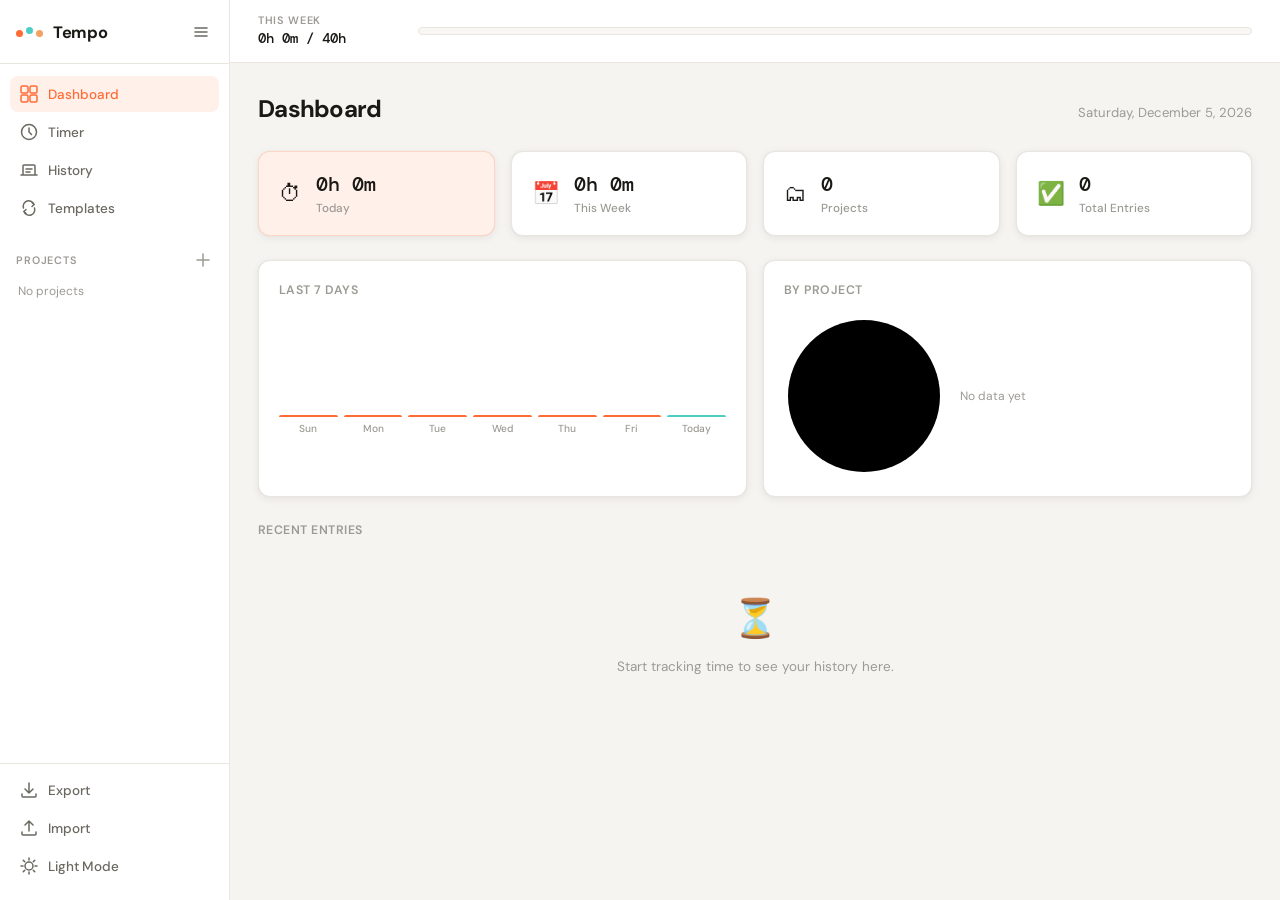
<file: index.html>
<!DOCTYPE html>
<html lang="en">
<head>
  <meta charset="UTF-8" />
  <meta name="viewport" content="width=device-width, initial-scale=1.0" />
  <title>Tempo — Time Tracker</title>
  <link rel="stylesheet" href="style.css" />
  <link rel="preconnect" href="https://fonts.googleapis.com" />
  <link rel="preconnect" href="https://fonts.gstatic.com" crossorigin />
  <link href="https://fonts.googleapis.com/css2?family=DM+Sans:ital,opsz,wght@0,9..40,300;0,9..40,400;0,9..40,500;0,9..40,600;0,9..40,700;1,9..40,300&family=DM+Mono:wght@400;500&display=swap" rel="stylesheet" />
</head>
<body data-theme="light">

  <!-- Sidebar -->
  <aside class="sidebar" id="sidebar">
    <div class="sidebar-header">
      <div class="logo">
        <div class="logo-mark">
          <span class="logo-dot"></span>
          <span class="logo-dot"></span>
          <span class="logo-dot"></span>
        </div>
        <span class="logo-name">Tempo</span>
      </div>
      <button class="sidebar-toggle" id="sidebarToggle" title="Toggle sidebar">
        <svg width="16" height="16" viewBox="0 0 16 16" fill="none"><path d="M2 4h12M2 8h12M2 12h12" stroke="currentColor" stroke-width="1.5" stroke-linecap="round"/></svg>
      </button>
    </div>

    <nav class="sidebar-nav">
      <button class="nav-item active" data-view="dashboard">
        <svg width="18" height="18" viewBox="0 0 18 18" fill="none"><rect x="1" y="1" width="7" height="7" rx="1.5" stroke="currentColor" stroke-width="1.5"/><rect x="10" y="1" width="7" height="7" rx="1.5" stroke="currentColor" stroke-width="1.5"/><rect x="1" y="10" width="7" height="7" rx="1.5" stroke="currentColor" stroke-width="1.5"/><rect x="10" y="10" width="7" height="7" rx="1.5" stroke="currentColor" stroke-width="1.5"/></svg>
        <span>Dashboard</span>
      </button>
      <button class="nav-item" data-view="tracker">
        <svg width="18" height="18" viewBox="0 0 18 18" fill="none"><circle cx="9" cy="9" r="7.5" stroke="currentColor" stroke-width="1.5"/><path d="M9 5v4l2.5 2.5" stroke="currentColor" stroke-width="1.5" stroke-linecap="round"/></svg>
        <span>Timer</span>
      </button>
      <button class="nav-item" data-view="history">
        <svg width="18" height="18" viewBox="0 0 18 18" fill="none"><path d="M3 14V5a1 1 0 011-1h10a1 1 0 011 1v9" stroke="currentColor" stroke-width="1.5"/><path d="M1 14h16" stroke="currentColor" stroke-width="1.5" stroke-linecap="round"/><path d="M6 8h6M6 11h4" stroke="currentColor" stroke-width="1.5" stroke-linecap="round"/></svg>
        <span>History</span>
      </button>
      <button class="nav-item" data-view="recurring">
        <svg width="18" height="18" viewBox="0 0 18 18" fill="none"><path d="M3.5 9A5.5 5.5 0 0114 5.5" stroke="currentColor" stroke-width="1.5" stroke-linecap="round"/><path d="M14.5 9A5.5 5.5 0 014 12.5" stroke="currentColor" stroke-width="1.5" stroke-linecap="round"/><path d="M12 3.5l2 2-2 2" stroke="currentColor" stroke-width="1.5" stroke-linecap="round" stroke-linejoin="round"/><path d="M6 10.5l-2 2 2 2" stroke="currentColor" stroke-width="1.5" stroke-linecap="round" stroke-linejoin="round"/></svg>
        <span>Templates</span>
      </button>
    </nav>

    <div class="sidebar-projects">
      <div class="sidebar-section-title">
        <span>Projects</span>
        <button class="btn-icon" id="addProjectBtn" title="Add project">
          <svg width="14" height="14" viewBox="0 0 14 14" fill="none"><path d="M7 1v12M1 7h12" stroke="currentColor" stroke-width="1.5" stroke-linecap="round"/></svg>
        </button>
      </div>
      <ul class="project-list" id="projectList"></ul>
    </div>

    <div class="sidebar-footer">
      <button class="nav-item" id="exportBtn">
        <svg width="18" height="18" viewBox="0 0 18 18" fill="none"><path d="M9 2v10M5 8l4 4 4-4" stroke="currentColor" stroke-width="1.5" stroke-linecap="round" stroke-linejoin="round"/><path d="M2 13v2a1 1 0 001 1h12a1 1 0 001-1v-2" stroke="currentColor" stroke-width="1.5" stroke-linecap="round"/></svg>
        <span>Export</span>
      </button>
      <button class="nav-item" id="importBtn">
        <svg width="18" height="18" viewBox="0 0 18 18" fill="none"><path d="M9 12V2M5 6l4-4 4 4" stroke="currentColor" stroke-width="1.5" stroke-linecap="round" stroke-linejoin="round"/><path d="M2 13v2a1 1 0 001 1h12a1 1 0 001-1v-2" stroke="currentColor" stroke-width="1.5" stroke-linecap="round"/></svg>
        <span>Import</span>
      </button>
      <button class="nav-item" id="themeToggle">
        <svg width="18" height="18" viewBox="0 0 18 18" fill="none" id="themeIcon"><circle cx="9" cy="9" r="4" stroke="currentColor" stroke-width="1.5"/><path d="M9 1v2M9 15v2M1 9h2M15 9h2M3.22 3.22l1.42 1.42M13.36 13.36l1.42 1.42M3.22 14.78l1.42-1.42M13.36 4.64l1.42-1.42" stroke="currentColor" stroke-width="1.5" stroke-linecap="round"/></svg>
        <span>Light Mode</span>
      </button>
    </div>
  </aside>

  <!-- Main Content -->
  <main class="main-content" id="mainContent">

    <!-- Weekly Progress Bar (always visible) -->
    <div class="weekly-banner" id="weeklyBanner">
      <div class="weekly-info">
        <span class="weekly-label">This Week</span>
        <span class="weekly-hours" id="weeklyHoursDisplay">0h 0m / 40h</span>
      </div>
      <div class="weekly-bar-wrap">
        <div class="weekly-bar" id="weeklyBar">
          <div class="weekly-bar-fill" id="weeklyBarFill"></div>
        </div>
        <span class="weekly-overtime" id="weeklyOvertime" style="display:none"></span>
      </div>
    </div>

    <!-- DASHBOARD VIEW -->
    <section class="view active" id="view-dashboard">
      <div class="view-header">
        <h1>Dashboard</h1>
        <p class="view-subtitle" id="dashboardDate"></p>
      </div>

      <div class="stat-grid">
        <div class="stat-card accent">
          <div class="stat-icon">⏱</div>
          <div class="stat-body">
            <div class="stat-value" id="statToday">0h 0m</div>
            <div class="stat-label">Today</div>
          </div>
        </div>
        <div class="stat-card">
          <div class="stat-icon">📅</div>
          <div class="stat-body">
            <div class="stat-value" id="statWeek">0h 0m</div>
            <div class="stat-label">This Week</div>
          </div>
        </div>
        <div class="stat-card">
          <div class="stat-icon">🗂</div>
          <div class="stat-body">
            <div class="stat-value" id="statProjects">0</div>
            <div class="stat-label">Projects</div>
          </div>
        </div>
        <div class="stat-card">
          <div class="stat-icon">✅</div>
          <div class="stat-body">
            <div class="stat-value" id="statEntries">0</div>
            <div class="stat-label">Total Entries</div>
          </div>
        </div>
      </div>

      <div class="dashboard-charts">
        <div class="chart-card">
          <h3 class="chart-title">Last 7 Days</h3>
          <div class="bar-chart" id="weekBarChart"></div>
        </div>
        <div class="chart-card">
          <h3 class="chart-title">By Project</h3>
          <div class="pie-chart-wrap">
            <canvas id="projectPieChart" width="160" height="160"></canvas>
            <div class="pie-legend" id="pieLegend"></div>
          </div>
        </div>
      </div>

      <div class="recent-entries">
        <h3 class="section-title">Recent Entries</h3>
        <div id="recentEntriesList"></div>
      </div>
    </section>

    <!-- TIMER VIEW -->
    <section class="view" id="view-tracker">
      <div class="view-header">
        <h1>Timer</h1>
      </div>

      <div class="timer-card">
        <div class="timer-inputs">
          <input type="text" id="timerTask" class="timer-input task-input" placeholder="What are you working on?" autocomplete="off" />
          <select id="timerProject" class="timer-input project-select">
            <option value="">No Project</option>
          </select>
          <input type="text" id="timerDescription" class="timer-input desc-input" placeholder="Description (optional)" autocomplete="off" />
        </div>
        <div class="timer-display-row">
          <div class="timer-display" id="timerDisplay">00:00:00</div>
          <button class="btn-start" id="timerToggle">
            <svg width="20" height="20" viewBox="0 0 20 20" fill="none" id="timerIcon"><polygon points="6,4 16,10 6,16" fill="currentColor"/></svg>
          </button>
        </div>
      </div>

      <!-- Manual Entry -->
      <div class="manual-entry-card">
        <h3 class="section-title">Manual Entry</h3>
        <div class="manual-form">
          <input type="text" id="manualTask" class="form-input" placeholder="Task name *" />
          <select id="manualProject" class="form-input">
            <option value="">No Project</option>
          </select>
          <input type="text" id="manualDescription" class="form-input" placeholder="Description (optional)" />
          <div class="manual-time-row">
            <div class="form-group">
              <label>Start</label>
              <input type="datetime-local" id="manualStart" class="form-input" />
            </div>
            <div class="form-group">
              <label>End</label>
              <input type="datetime-local" id="manualEnd" class="form-input" />
            </div>
            <div class="form-group">
              <label>Duration (hh:mm)</label>
              <input type="text" id="manualDuration" class="form-input" placeholder="e.g. 1:30" />
            </div>
          </div>
          <button class="btn btn-primary" id="addManualEntry">Add Entry</button>
        </div>
      </div>

      <!-- Today's entries -->
      <div class="today-entries">
        <h3 class="section-title">Today's Entries</h3>
        <div id="todayEntriesList"></div>
      </div>
    </section>

    <!-- HISTORY VIEW -->
    <section class="view" id="view-history">
      <div class="view-header">
        <h1>History</h1>
      </div>

      <div class="filter-bar">
        <input type="date" id="filterStart" class="form-input filter-input" placeholder="From" title="From date" />
        <input type="date" id="filterEnd" class="form-input filter-input" placeholder="To" title="To date" />
        <select id="filterProject" class="form-input filter-input">
          <option value="">All Projects</option>
        </select>
        <input type="text" id="filterTask" class="form-input filter-input" placeholder="Search task…" />
        <button class="btn btn-secondary" id="clearFilters">Clear</button>
      </div>

      <div id="historyList"></div>
    </section>

    <!-- RECURRING / TEMPLATES VIEW -->
    <section class="view" id="view-recurring">
      <div class="view-header">
        <h1>Task Templates</h1>
        <button class="btn btn-primary" id="addTemplateBtn">+ New Template</button>
      </div>

      <div id="templateList"></div>
    </section>

  </main>

  <!-- Modals -->
  <div class="modal-overlay" id="modalOverlay">
    <div class="modal" id="modal">
      <div class="modal-header">
        <h3 id="modalTitle">Modal</h3>
        <button class="btn-icon modal-close" id="modalClose">
          <svg width="16" height="16" viewBox="0 0 16 16" fill="none"><path d="M2 2l12 12M14 2L2 14" stroke="currentColor" stroke-width="1.5" stroke-linecap="round"/></svg>
        </button>
      </div>
      <div class="modal-body" id="modalBody"></div>
      <div class="modal-footer" id="modalFooter"></div>
    </div>
  </div>

  <input type="file" id="importFileInput" accept=".json" style="display:none" />

  <script src="app.js"></script>
</body>
</html>
</file>
<file: style.css>
/* =========================================
   TEMPO — Time Tracker
   Light, cheerful, refined aesthetic
   ========================================= */

/* --- CSS Variables --- */
:root {
  --bg: #f5f4f0;
  --bg-2: #fffef9;
  --bg-3: #ffffff;
  --surface: #ffffff;
  --surface-2: #f8f7f3;
  --surface-hover: #f0efe9;
  --border: #e8e6df;
  --border-2: #d8d5cc;
  --text: #1a1916;
  --text-2: #6b6860;
  --text-3: #9c9a94;

  --accent: #ff6b35;
  --accent-light: #fff0ea;
  --accent-dark: #e55a26;
  --accent-2: #4ecdc4;
  --accent-2-light: #e8faf9;
  --green: #52b788;
  --green-light: #eaf7f0;
  --yellow: #f4a261;
  --yellow-light: #fef6ec;
  --red: #e63946;
  --red-light: #fdeef0;

  --sidebar-w: 230px;
  --radius: 12px;
  --radius-sm: 8px;
  --radius-lg: 18px;
  --shadow: 0 2px 8px rgba(0,0,0,0.07), 0 0 1px rgba(0,0,0,0.08);
  --shadow-lg: 0 8px 32px rgba(0,0,0,0.12), 0 2px 8px rgba(0,0,0,0.06);

  --font: 'DM Sans', sans-serif;
  --font-mono: 'DM Mono', monospace;

  --anim: 200ms cubic-bezier(0.4, 0, 0.2, 1);
}

[data-theme="dark"] {
  --bg: #141312;
  --bg-2: #1c1b19;
  --bg-3: #1c1b19;
  --surface: #222120;
  --surface-2: #2a2927;
  --surface-hover: #333230;
  --border: #2e2c2a;
  --border-2: #3d3b38;
  --text: #f0ede6;
  --text-2: #a09d98;
  --text-3: #6b6860;
  --accent-light: #2a1a10;
  --accent-2-light: #0d2523;
  --green-light: #0f2218;
  --yellow-light: #261a0a;
  --red-light: #250d10;
  --shadow: 0 2px 8px rgba(0,0,0,0.3), 0 0 1px rgba(0,0,0,0.4);
  --shadow-lg: 0 8px 32px rgba(0,0,0,0.4), 0 2px 8px rgba(0,0,0,0.3);
}

/* --- Reset & Base --- */
*, *::before, *::after { box-sizing: border-box; margin: 0; padding: 0; }

html { font-size: 15px; }

body {
  font-family: var(--font);
  background: var(--bg);
  color: var(--text);
  display: flex;
  min-height: 100vh;
  line-height: 1.5;
  transition: background var(--anim), color var(--anim);
}

/* --- Scrollbar --- */
::-webkit-scrollbar { width: 5px; height: 5px; }
::-webkit-scrollbar-track { background: transparent; }
::-webkit-scrollbar-thumb { background: var(--border-2); border-radius: 99px; }

/* =========================================
   SIDEBAR
   ========================================= */
.sidebar {
  width: var(--sidebar-w);
  background: var(--surface);
  border-right: 1px solid var(--border);
  display: flex;
  flex-direction: column;
  height: 100vh;
  position: fixed;
  left: 0;
  top: 0;
  z-index: 100;
  transition: width var(--anim), transform var(--anim);
  overflow: hidden;
}

.sidebar.collapsed { width: 62px; }
.sidebar.collapsed .logo-name,
.sidebar.collapsed .nav-item span,
.sidebar.collapsed .sidebar-section-title,
.sidebar.collapsed .project-list,
.sidebar.collapsed .sidebar-projects { opacity: 0; pointer-events: none; }

.sidebar-header {
  display: flex;
  align-items: center;
  justify-content: space-between;
  padding: 20px 16px 16px;
  border-bottom: 1px solid var(--border);
}

.logo {
  display: flex;
  align-items: center;
  gap: 10px;
}

.logo-mark {
  display: flex;
  gap: 3px;
  align-items: center;
}

.logo-dot {
  width: 7px;
  height: 7px;
  border-radius: 50%;
  background: var(--accent);
}
.logo-dot:nth-child(2) { background: var(--accent-2); transform: translateY(-3px); }
.logo-dot:nth-child(3) { background: var(--yellow); }

.logo-name {
  font-size: 1.1rem;
  font-weight: 700;
  letter-spacing: -0.02em;
  color: var(--text);
  white-space: nowrap;
  transition: opacity var(--anim);
}

.sidebar-toggle {
  background: none;
  border: none;
  cursor: pointer;
  color: var(--text-2);
  padding: 4px;
  border-radius: 6px;
  transition: background var(--anim), color var(--anim);
  flex-shrink: 0;
}
.sidebar-toggle:hover { background: var(--surface-hover); color: var(--text); }

.sidebar-nav {
  padding: 12px 10px;
  display: flex;
  flex-direction: column;
  gap: 2px;
}

.nav-item {
  display: flex;
  align-items: center;
  gap: 10px;
  padding: 9px 10px;
  border-radius: var(--radius-sm);
  background: none;
  border: none;
  cursor: pointer;
  color: var(--text-2);
  font-family: var(--font);
  font-size: 0.9rem;
  font-weight: 500;
  transition: background var(--anim), color var(--anim);
  width: 100%;
  text-align: left;
  white-space: nowrap;
}
.nav-item:hover { background: var(--surface-hover); color: var(--text); }
.nav-item.active { background: var(--accent-light); color: var(--accent); }
.nav-item svg { flex-shrink: 0; }

.sidebar-projects {
  padding: 4px 10px 8px;
  flex: 1;
  overflow-y: auto;
  transition: opacity var(--anim);
}

.sidebar-section-title {
  display: flex;
  align-items: center;
  justify-content: space-between;
  padding: 8px 6px 6px;
  font-size: 0.72rem;
  font-weight: 600;
  letter-spacing: 0.08em;
  text-transform: uppercase;
  color: var(--text-3);
  transition: opacity var(--anim);
}

.btn-icon {
  background: none;
  border: none;
  cursor: pointer;
  color: var(--text-3);
  padding: 3px;
  border-radius: 4px;
  display: flex;
  transition: background var(--anim), color var(--anim);
}
.btn-icon:hover { background: var(--surface-hover); color: var(--text-2); }

.project-list {
  list-style: none;
  display: flex;
  flex-direction: column;
  gap: 1px;
  transition: opacity var(--anim);
}

.project-item {
  display: flex;
  align-items: center;
  gap: 8px;
  padding: 6px 8px;
  border-radius: 6px;
  font-size: 0.85rem;
  cursor: pointer;
  color: var(--text-2);
  transition: background var(--anim);
  position: relative;
}
.project-item:hover { background: var(--surface-hover); color: var(--text); }

.project-dot {
  width: 8px;
  height: 8px;
  border-radius: 50%;
  flex-shrink: 0;
}

.project-item-name {
  flex: 1;
  white-space: nowrap;
  overflow: hidden;
  text-overflow: ellipsis;
}

.project-delete {
  opacity: 0;
  background: none;
  border: none;
  cursor: pointer;
  color: var(--text-3);
  padding: 2px;
  border-radius: 3px;
  font-size: 0.75rem;
  transition: opacity var(--anim), color var(--anim);
}
.project-item:hover .project-delete { opacity: 1; }
.project-delete:hover { color: var(--red); }

.sidebar-footer {
  padding: 8px 10px 16px;
  border-top: 1px solid var(--border);
  display: flex;
  flex-direction: column;
  gap: 2px;
}

/* =========================================
   MAIN CONTENT
   ========================================= */
.main-content {
  margin-left: var(--sidebar-w);
  flex: 1;
  min-width: 0;
  display: flex;
  flex-direction: column;
  transition: margin-left var(--anim);
  min-height: 100vh;
}

.sidebar.collapsed ~ .main-content { margin-left: 62px; }

/* =========================================
   WEEKLY BANNER
   ========================================= */
.weekly-banner {
  background: var(--surface);
  border-bottom: 1px solid var(--border);
  padding: 12px 28px;
  display: flex;
  align-items: center;
  gap: 20px;
  position: sticky;
  top: 0;
  z-index: 50;
}

.weekly-info {
  display: flex;
  flex-direction: column;
  min-width: 140px;
}

.weekly-label {
  font-size: 0.72rem;
  font-weight: 600;
  letter-spacing: 0.06em;
  text-transform: uppercase;
  color: var(--text-3);
}

.weekly-hours {
  font-family: var(--font-mono);
  font-size: 0.95rem;
  font-weight: 500;
  color: var(--text);
}

.weekly-bar-wrap {
  flex: 1;
  display: flex;
  align-items: center;
  gap: 12px;
}

.weekly-bar {
  flex: 1;
  height: 8px;
  background: var(--surface-2);
  border-radius: 99px;
  overflow: hidden;
  border: 1px solid var(--border);
}

.weekly-bar-fill {
  height: 100%;
  border-radius: 99px;
  background: var(--accent);
  transition: width 0.5s cubic-bezier(0.4,0,0.2,1), background 0.3s;
  width: 0%;
}

.weekly-bar-fill.warn { background: var(--yellow); }
.weekly-bar-fill.full { background: var(--red); }

.weekly-overtime {
  font-size: 0.8rem;
  font-weight: 600;
  color: var(--red);
  white-space: nowrap;
}

/* =========================================
   VIEWS
   ========================================= */
.view {
  display: none;
  padding: 28px;
  flex: 1;
  animation: fadeIn 0.2s ease;
}
.view.active { display: block; }

@keyframes fadeIn {
  from { opacity: 0; transform: translateY(6px); }
  to { opacity: 1; transform: none; }
}

.view-header {
  display: flex;
  align-items: baseline;
  justify-content: space-between;
  margin-bottom: 24px;
  gap: 16px;
}

.view-header h1 {
  font-size: 1.6rem;
  font-weight: 700;
  letter-spacing: -0.03em;
  color: var(--text);
}

.view-subtitle {
  color: var(--text-3);
  font-size: 0.875rem;
}

/* =========================================
   DASHBOARD
   ========================================= */
.stat-grid {
  display: grid;
  grid-template-columns: repeat(auto-fit, minmax(170px, 1fr));
  gap: 16px;
  margin-bottom: 24px;
}

.stat-card {
  background: var(--surface);
  border: 1px solid var(--border);
  border-radius: var(--radius);
  padding: 18px 20px;
  display: flex;
  align-items: center;
  gap: 14px;
  transition: box-shadow var(--anim), transform var(--anim);
  box-shadow: var(--shadow);
}
.stat-card:hover { box-shadow: var(--shadow-lg); transform: translateY(-1px); }
.stat-card.accent { background: var(--accent-light); border-color: rgba(255,107,53,0.2); }

.stat-icon { font-size: 1.5rem; flex-shrink: 0; }

.stat-value {
  font-family: var(--font-mono);
  font-size: 1.3rem;
  font-weight: 500;
  color: var(--text);
}

.stat-label {
  font-size: 0.78rem;
  color: var(--text-3);
  font-weight: 500;
  margin-top: 1px;
}

.dashboard-charts {
  display: grid;
  grid-template-columns: 1fr 1fr;
  gap: 16px;
  margin-bottom: 24px;
}

.chart-card {
  background: var(--surface);
  border: 1px solid var(--border);
  border-radius: var(--radius);
  padding: 20px;
  box-shadow: var(--shadow);
}

.chart-title {
  font-size: 0.82rem;
  font-weight: 600;
  letter-spacing: 0.04em;
  text-transform: uppercase;
  color: var(--text-3);
  margin-bottom: 16px;
}

/* Bar chart */
.bar-chart {
  display: flex;
  align-items: flex-end;
  gap: 6px;
  height: 120px;
}

.bar-col {
  display: flex;
  flex-direction: column;
  align-items: center;
  gap: 4px;
  flex: 1;
}

.bar-bar {
  width: 100%;
  background: var(--accent);
  border-radius: 4px 4px 0 0;
  min-height: 2px;
  transition: height 0.5s cubic-bezier(0.4,0,0.2,1);
  position: relative;
}
.bar-bar.today { background: var(--accent-2); }
.bar-bar:hover::after {
  content: attr(data-tip);
  position: absolute;
  bottom: calc(100% + 4px);
  left: 50%;
  transform: translateX(-50%);
  background: var(--text);
  color: var(--bg);
  font-size: 0.7rem;
  padding: 3px 6px;
  border-radius: 4px;
  white-space: nowrap;
  pointer-events: none;
}

.bar-label {
  font-size: 0.68rem;
  color: var(--text-3);
  font-weight: 500;
  text-align: center;
}

/* Pie chart */
.pie-chart-wrap {
  display: flex;
  align-items: center;
  gap: 16px;
}

#projectPieChart { flex-shrink: 0; }

.pie-legend {
  display: flex;
  flex-direction: column;
  gap: 6px;
  flex: 1;
}

.pie-legend-item {
  display: flex;
  align-items: center;
  gap: 7px;
  font-size: 0.8rem;
  color: var(--text-2);
}

.pie-legend-dot {
  width: 9px;
  height: 9px;
  border-radius: 50%;
  flex-shrink: 0;
}

.section-title {
  font-size: 0.82rem;
  font-weight: 600;
  letter-spacing: 0.04em;
  text-transform: uppercase;
  color: var(--text-3);
  margin-bottom: 12px;
}

/* =========================================
   TIMER
   ========================================= */
.timer-card {
  background: var(--surface);
  border: 1px solid var(--border);
  border-radius: var(--radius-lg);
  padding: 24px;
  margin-bottom: 20px;
  box-shadow: var(--shadow);
}

.timer-inputs {
  display: flex;
  gap: 10px;
  margin-bottom: 20px;
  flex-wrap: wrap;
}

.timer-input {
  background: var(--surface-2);
  border: 1px solid var(--border);
  border-radius: var(--radius-sm);
  padding: 10px 14px;
  font-family: var(--font);
  font-size: 0.9rem;
  color: var(--text);
  outline: none;
  transition: border-color var(--anim), box-shadow var(--anim);
}
.timer-input:focus { border-color: var(--accent); box-shadow: 0 0 0 3px rgba(255,107,53,0.12); }
.task-input { flex: 2; min-width: 180px; }
.project-select { flex: 1; min-width: 130px; cursor: pointer; }
.desc-input { flex: 2; min-width: 180px; }

.timer-display-row {
  display: flex;
  align-items: center;
  justify-content: space-between;
  gap: 20px;
}

.timer-display {
  font-family: var(--font-mono);
  font-size: 3rem;
  font-weight: 400;
  letter-spacing: 0.04em;
  color: var(--text);
  transition: color var(--anim);
}

.timer-display.running { color: var(--accent); }

.btn-start {
  width: 56px;
  height: 56px;
  border-radius: 50%;
  background: var(--accent);
  border: none;
  cursor: pointer;
  display: flex;
  align-items: center;
  justify-content: center;
  color: white;
  transition: background var(--anim), transform var(--anim), box-shadow var(--anim);
  box-shadow: 0 4px 16px rgba(255,107,53,0.35);
  flex-shrink: 0;
}
.btn-start:hover { background: var(--accent-dark); transform: scale(1.05); box-shadow: 0 6px 20px rgba(255,107,53,0.45); }
.btn-start:active { transform: scale(0.97); }
.btn-start.running { background: var(--red); box-shadow: 0 4px 16px rgba(230,57,70,0.35); }

/* Manual entry */
.manual-entry-card {
  background: var(--surface);
  border: 1px solid var(--border);
  border-radius: var(--radius);
  padding: 20px 24px;
  margin-bottom: 20px;
  box-shadow: var(--shadow);
}

.manual-form {
  display: flex;
  flex-direction: column;
  gap: 10px;
}

.form-input {
  background: var(--surface-2);
  border: 1px solid var(--border);
  border-radius: var(--radius-sm);
  padding: 9px 13px;
  font-family: var(--font);
  font-size: 0.875rem;
  color: var(--text);
  outline: none;
  transition: border-color var(--anim), box-shadow var(--anim);
  width: 100%;
}
.form-input:focus { border-color: var(--accent); box-shadow: 0 0 0 3px rgba(255,107,53,0.1); }
.form-input::placeholder { color: var(--text-3); }

select.form-input { cursor: pointer; }

.manual-time-row {
  display: grid;
  grid-template-columns: 1fr 1fr 1fr;
  gap: 10px;
}

.form-group label {
  display: block;
  font-size: 0.75rem;
  font-weight: 600;
  color: var(--text-3);
  margin-bottom: 4px;
  letter-spacing: 0.03em;
}

/* Buttons */
.btn {
  padding: 9px 18px;
  border-radius: var(--radius-sm);
  font-family: var(--font);
  font-size: 0.875rem;
  font-weight: 500;
  cursor: pointer;
  border: 1px solid transparent;
  transition: background var(--anim), border-color var(--anim), transform var(--anim);
  display: inline-flex;
  align-items: center;
  gap: 6px;
}
.btn:active { transform: scale(0.98); }

.btn-primary {
  background: var(--accent);
  color: white;
  border-color: var(--accent);
}
.btn-primary:hover { background: var(--accent-dark); border-color: var(--accent-dark); }

.btn-secondary {
  background: var(--surface-2);
  color: var(--text-2);
  border-color: var(--border);
}
.btn-secondary:hover { background: var(--surface-hover); color: var(--text); }

.btn-ghost {
  background: transparent;
  color: var(--text-2);
  border-color: transparent;
  padding: 6px 10px;
}
.btn-ghost:hover { background: var(--surface-hover); color: var(--text); }

.btn-danger {
  background: var(--red-light);
  color: var(--red);
  border-color: transparent;
}
.btn-danger:hover { background: var(--red); color: white; }

/* =========================================
   ENTRY ROWS
   ========================================= */
.entries-day-group { margin-bottom: 16px; }

.day-header {
  display: flex;
  align-items: center;
  gap: 10px;
  margin-bottom: 8px;
  padding: 0 4px;
}

.day-label {
  font-size: 0.78rem;
  font-weight: 600;
  color: var(--text-2);
  letter-spacing: 0.03em;
}

.day-total {
  font-family: var(--font-mono);
  font-size: 0.78rem;
  color: var(--text-3);
  background: var(--surface-2);
  padding: 2px 8px;
  border-radius: 99px;
  border: 1px solid var(--border);
}

.entry-row {
  background: var(--surface);
  border: 1px solid var(--border);
  border-radius: var(--radius-sm);
  padding: 12px 16px;
  display: flex;
  align-items: center;
  gap: 14px;
  margin-bottom: 6px;
  transition: box-shadow var(--anim);
}
.entry-row:hover { box-shadow: var(--shadow); }

.entry-project-dot {
  width: 10px;
  height: 10px;
  border-radius: 50%;
  flex-shrink: 0;
}

.entry-info { flex: 1; min-width: 0; }

.entry-task {
  font-weight: 500;
  font-size: 0.9rem;
  color: var(--text);
  white-space: nowrap;
  overflow: hidden;
  text-overflow: ellipsis;
}

.entry-meta {
  font-size: 0.75rem;
  color: var(--text-3);
  margin-top: 2px;
  display: flex;
  gap: 8px;
  flex-wrap: wrap;
}

.entry-project-tag {
  background: var(--surface-2);
  border: 1px solid var(--border);
  padding: 1px 7px;
  border-radius: 99px;
  font-size: 0.7rem;
  font-weight: 500;
}

.entry-time {
  font-family: var(--font-mono);
  font-size: 0.82rem;
  color: var(--text-2);
  white-space: nowrap;
}

.entry-duration {
  font-family: var(--font-mono);
  font-size: 0.9rem;
  font-weight: 500;
  color: var(--text);
  white-space: nowrap;
  min-width: 60px;
  text-align: right;
}

.entry-duration.running {
  color: var(--accent);
  animation: pulse-text 2s ease-in-out infinite;
}

@keyframes pulse-text {
  0%, 100% { opacity: 1; }
  50% { opacity: 0.6; }
}

.entry-actions {
  display: flex;
  gap: 4px;
  opacity: 0;
  transition: opacity var(--anim);
}
.entry-row:hover .entry-actions { opacity: 1; }

/* =========================================
   FILTER BAR
   ========================================= */
.filter-bar {
  display: flex;
  gap: 10px;
  margin-bottom: 20px;
  flex-wrap: wrap;
}

.filter-input { max-width: 180px; }

/* =========================================
   TEMPLATES
   ========================================= */
.template-grid {
  display: grid;
  grid-template-columns: repeat(auto-fill, minmax(220px, 1fr));
  gap: 14px;
}

.template-card {
  background: var(--surface);
  border: 1px solid var(--border);
  border-radius: var(--radius);
  padding: 18px;
  transition: box-shadow var(--anim), transform var(--anim);
  box-shadow: var(--shadow);
  position: relative;
}
.template-card:hover { box-shadow: var(--shadow-lg); transform: translateY(-1px); }

.template-card-header {
  display: flex;
  align-items: flex-start;
  justify-content: space-between;
  margin-bottom: 10px;
}

.template-tag {
  font-size: 0.68rem;
  font-weight: 600;
  padding: 2px 8px;
  border-radius: 99px;
  background: var(--accent-light);
  color: var(--accent);
  letter-spacing: 0.05em;
  text-transform: uppercase;
}
.template-tag.weekly { background: var(--accent-2-light); color: var(--accent-2); }

.template-name {
  font-weight: 600;
  font-size: 0.95rem;
  margin-bottom: 4px;
}

.template-project {
  font-size: 0.8rem;
  color: var(--text-3);
  display: flex;
  align-items: center;
  gap: 6px;
}

.template-footer {
  display: flex;
  gap: 6px;
  margin-top: 14px;
  border-top: 1px solid var(--border);
  padding-top: 12px;
}

.template-card-actions {
  display: flex;
  gap: 4px;
}

/* Empty state */
.empty-state {
  text-align: center;
  padding: 40px 20px;
  color: var(--text-3);
  font-size: 0.9rem;
}

.empty-state-icon { font-size: 2.5rem; margin-bottom: 10px; }

/* =========================================
   MODAL
   ========================================= */
.modal-overlay {
  position: fixed;
  inset: 0;
  background: rgba(0,0,0,0.4);
  z-index: 200;
  display: none;
  align-items: center;
  justify-content: center;
  backdrop-filter: blur(4px);
  animation: fadeIn 0.15s ease;
}
.modal-overlay.open { display: flex; }

.modal {
  background: var(--surface);
  border-radius: var(--radius-lg);
  box-shadow: var(--shadow-lg);
  width: 100%;
  max-width: 460px;
  margin: 16px;
  border: 1px solid var(--border);
  animation: slideUp 0.2s cubic-bezier(0.4,0,0.2,1);
  max-height: 90vh;
  display: flex;
  flex-direction: column;
}

@keyframes slideUp {
  from { transform: translateY(16px); opacity: 0; }
  to { transform: none; opacity: 1; }
}

.modal-header {
  display: flex;
  align-items: center;
  justify-content: space-between;
  padding: 20px 24px 16px;
  border-bottom: 1px solid var(--border);
}

.modal-header h3 {
  font-size: 1rem;
  font-weight: 600;
  letter-spacing: -0.01em;
}

.modal-close {
  color: var(--text-3);
}
.modal-close:hover { color: var(--text); background: var(--surface-hover); }

.modal-body {
  padding: 20px 24px;
  display: flex;
  flex-direction: column;
  gap: 12px;
  overflow-y: auto;
}

.modal-footer {
  padding: 16px 24px;
  border-top: 1px solid var(--border);
  display: flex;
  justify-content: flex-end;
  gap: 8px;
}

/* =========================================
   COLOR SWATCH PICKER
   ========================================= */
.color-swatches {
  display: flex;
  gap: 8px;
  flex-wrap: wrap;
}

.color-swatch {
  width: 26px;
  height: 26px;
  border-radius: 50%;
  cursor: pointer;
  border: 2px solid transparent;
  transition: transform var(--anim), border-color var(--anim);
}
.color-swatch:hover { transform: scale(1.15); }
.color-swatch.selected { border-color: var(--text); transform: scale(1.1); }

/* =========================================
   RESPONSIVE
   ========================================= */
@media (max-width: 900px) {
  .dashboard-charts { grid-template-columns: 1fr; }
  .manual-time-row { grid-template-columns: 1fr 1fr; }
}

@media (max-width: 680px) {
  :root { --sidebar-w: 62px; }
  .sidebar { width: 62px; }
  .sidebar .logo-name,
  .sidebar .nav-item span,
  .sidebar .sidebar-section-title,
  .sidebar .project-list,
  .sidebar .sidebar-projects { display: none; }
  .main-content { margin-left: 62px; }
  .weekly-banner { padding: 10px 16px; }
  .view { padding: 16px; }
  .timer-display { font-size: 2rem; }
  .manual-time-row { grid-template-columns: 1fr; }
  .filter-bar .filter-input { max-width: 100%; }
  .stat-grid { grid-template-columns: 1fr 1fr; }
}

/* =========================================
   UTILS
   ========================================= */
.hidden { display: none !important; }

.tag {
  font-size: 0.7rem;
  padding: 2px 8px;
  border-radius: 99px;
  font-weight: 500;
  background: var(--surface-2);
  border: 1px solid var(--border);
  color: var(--text-3);
}

input[type="color"] {
  border: none;
  width: 32px;
  height: 32px;
  padding: 0;
  cursor: pointer;
  border-radius: 6px;
  background: none;
}

.today-entries, .recent-entries { margin-top: 4px; }

.running-indicator {
  display: inline-flex;
  align-items: center;
  gap: 5px;
  font-size: 0.75rem;
  color: var(--accent);
  font-weight: 500;
}

.running-dot {
  width: 7px;
  height: 7px;
  border-radius: 50%;
  background: var(--accent);
  animation: blink 1.2s ease-in-out infinite;
}

@keyframes blink {
  0%, 100% { opacity: 1; }
  50% { opacity: 0.2; }
}
</file>
